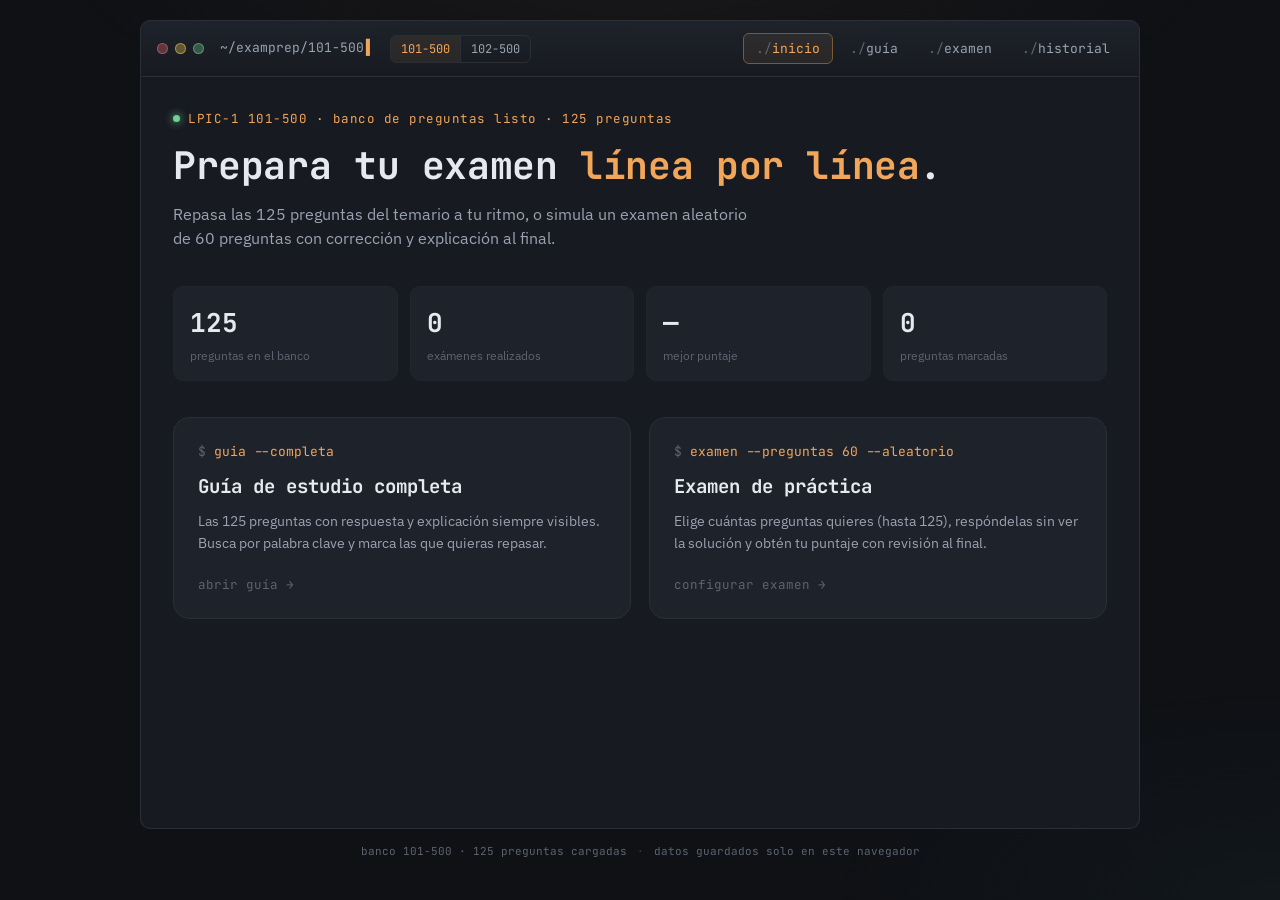
<file: index.html>
<!DOCTYPE html>
<html lang="es">
<head>
<meta charset="UTF-8">
<meta name="viewport" content="width=device-width, initial-scale=1.0">
<title>examprep — LPIC-1 · banco de preguntas</title>
<link rel="preconnect" href="https://fonts.googleapis.com">
<link href="https://fonts.googleapis.com/css2?family=JetBrains+Mono:wght@400;500;600;700&family=IBM+Plex+Sans:wght@400;500;600;700&display=swap" rel="stylesheet">
<link rel="stylesheet" href="styles.css">
</head>
<body>

<div class="crt-glow" aria-hidden="true"></div>

<div class="app-shell">

  <!-- Terminal chrome header -->
  <header class="term-bar">
    <div class="term-dots" aria-hidden="true"><span></span><span></span><span></span></div>
    <div class="term-path"><span id="termPath">~/examprep</span><span class="caret">▌</span></div>
    <div class="exam-switch" role="group" aria-label="Examen">
      <button class="exam-switch-btn" data-exam="101" aria-pressed="false">101-500</button>
      <button class="exam-switch-btn" data-exam="102" aria-pressed="false">102-500</button>
    </div>
    <nav class="term-nav">
      <button class="term-nav-btn" data-view="home" aria-current="page">inicio</button>
      <button class="term-nav-btn" data-view="guia">guía</button>
      <button class="term-nav-btn" data-view="examen-config">examen</button>
      <button class="term-nav-btn" data-view="historial">historial</button>
    </nav>
  </header>

  <main id="viewRoot" class="view-root">
    <!-- Views are rendered here by app.js -->
  </main>

  <footer class="app-footer">
    <span>banco <span id="footerExam">101-500</span> · <span id="footerCount">0</span> preguntas cargadas</span>
    <span class="dot-sep">·</span>
    <span>datos guardados solo en este navegador</span>
  </footer>

</div>

<script src="questions.js"></script>
<script src="questions-102.js"></script>
<script src="app.js"></script>
</body>
</html>
</file>
<file: styles.css>
/* ============================================================
   examprep — identidad visual "terminal de estudio"
   ============================================================ */

:root{
  --bg:            #0f1115;
  --bg-2:          #0b0d10;
  --panel:         #171a20;
  --panel-2:       #1e222a;
  --panel-3:       #262b34;
  --border:        #2a2e37;
  --border-soft:   #21252d;

  --text:          #e6e9ee;
  --text-dim:      #9aa3b2;
  --text-faint:    #5c6472;

  --accent:        #f2a65a;   /* ambar terminal */
  --accent-dim:    #7a5a35;
  --accent-ink:    #1c1408;

  --teal:          #5fb8b0;
  --teal-dim:      #2c4643;

  --success:       #6fcf97;
  --success-bg:    #16241c;
  --danger:        #eb6b6b;
  --danger-bg:     #2a1618;
  --warning:       #f2c94c;

  --mono: 'JetBrains Mono', ui-monospace, SFMono-Regular, Menlo, Consolas, monospace;
  --sans: 'IBM Plex Sans', -apple-system, BlinkMacSystemFont, 'Segoe UI', sans-serif;

  --radius-sm: 6px;
  --radius-md: 10px;
  --radius-lg: 16px;

  color-scheme: dark;
}

*{ box-sizing: border-box; }

html, body{
  height: 100%;
}

body{
  margin: 0;
  background: var(--bg);
  color: var(--text);
  font-family: var(--sans);
  font-size: 16px;
  line-height: 1.55;
  -webkit-font-smoothing: antialiased;
}

@media (prefers-reduced-motion: reduce){
  *, *::before, *::after{
    animation-duration: 0.001ms !important;
    animation-iteration-count: 1 !important;
    transition-duration: 0.001ms !important;
  }
}

/* subtle scanline / vignette glow, purely atmospheric, very low opacity */
.crt-glow{
  position: fixed;
  inset: 0;
  pointer-events: none;
  z-index: 0;
  background:
    radial-gradient(ellipse 80% 50% at 50% -10%, rgba(242,166,90,0.05), transparent 60%),
    radial-gradient(ellipse 60% 40% at 100% 100%, rgba(95,184,176,0.04), transparent 60%);
}

/* ---------- shell ---------- */

.app-shell{
  position: relative;
  z-index: 1;
  max-width: 1040px;
  margin: 0 auto;
  min-height: 100vh;
  display: flex;
  flex-direction: column;
  padding: 20px 20px 40px;
}

/* ---------- terminal chrome bar ---------- */

.term-bar{
  display: flex;
  align-items: center;
  gap: 16px;
  background: linear-gradient(180deg, var(--panel-2), var(--panel));
  border: 1px solid var(--border);
  border-radius: var(--radius-md) var(--radius-md) 0 0;
  padding: 12px 16px;
  flex-wrap: wrap;
}

.term-dots{
  display: flex;
  gap: 7px;
  flex-shrink: 0;
}
.term-dots span{
  width: 11px; height: 11px;
  border-radius: 50%;
  background: var(--panel-3);
  border: 1px solid var(--border);
}
.term-dots span:nth-child(1){ background:#eb6b6b55; border-color:#eb6b6b88; }
.term-dots span:nth-child(2){ background:#f2c94c55; border-color:#f2c94c88; }
.term-dots span:nth-child(3){ background:#6fcf9755; border-color:#6fcf9788; }

.term-path{
  font-family: var(--mono);
  font-size: 13px;
  color: var(--text-dim);
  flex-shrink: 0;
}
.term-path .caret{
  color: var(--accent);
  animation: blink 1.1s steps(1) infinite;
  margin-left: 2px;
}
@keyframes blink{ 50%{ opacity: 0; } }

.exam-switch{
  display: flex;
  border: 1px solid var(--border);
  border-radius: var(--radius-sm);
  overflow: hidden;
  flex-shrink: 0;
}
.exam-switch-btn{
  font-family: var(--mono);
  font-size: 12px;
  background: transparent;
  border: none;
  color: var(--text-dim);
  padding: 5px 10px;
  cursor: pointer;
  transition: color .15s ease, background .15s ease;
}
.exam-switch-btn + .exam-switch-btn{ border-left: 1px solid var(--border); }
.exam-switch-btn:hover{ color: var(--text); background: var(--panel-3); }
.exam-switch-btn[aria-pressed="true"]{
  color: var(--accent);
  background: rgba(242,166,90,0.08);
}

.term-nav{
  margin-left: auto;
  display: flex;
  gap: 4px;
  flex-wrap: wrap;
}

.term-nav-btn{
  font-family: var(--mono);
  font-size: 13px;
  background: transparent;
  border: 1px solid transparent;
  color: var(--text-dim);
  padding: 6px 12px;
  border-radius: var(--radius-sm);
  cursor: pointer;
  transition: color .15s ease, border-color .15s ease, background .15s ease;
}
.term-nav-btn::before{ content: "./"; color: var(--text-faint); }
.term-nav-btn:hover{
  color: var(--text);
  border-color: var(--border);
  background: var(--panel-3);
}
.term-nav-btn[aria-current="page"]{
  color: var(--accent);
  border-color: var(--accent-dim);
  background: rgba(242,166,90,0.08);
}
.term-nav-btn:focus-visible, button:focus-visible, a:focus-visible, input:focus-visible, select:focus-visible{
  outline: 2px solid var(--accent);
  outline-offset: 2px;
}

/* ---------- main view root ---------- */

.view-root{
  flex: 1;
  background: var(--panel);
  border: 1px solid var(--border);
  border-top: none;
  border-radius: 0 0 var(--radius-md) var(--radius-md);
  padding: 32px;
}

@media (max-width: 640px){
  .view-root{ padding: 20px 16px; }
  .app-shell{ padding: 12px 12px 28px; }
}

/* ---------- footer ---------- */

.app-footer{
  font-family: var(--mono);
  font-size: 11px;
  color: var(--text-faint);
  display: flex;
  gap: 10px;
  justify-content: center;
  margin-top: 14px;
  flex-wrap: wrap;
  text-align: center;
}
.dot-sep{ opacity: .5; }

/* ============================================================
   HOME VIEW
   ============================================================ */

.hero{
  margin-bottom: 36px;
}

.hero-eyebrow{
  font-family: var(--mono);
  font-size: 12.5px;
  color: var(--accent);
  letter-spacing: .04em;
  display: flex;
  align-items: center;
  gap: 8px;
  margin-bottom: 14px;
}
.hero-eyebrow::before{
  content: "";
  width: 7px; height: 7px;
  border-radius: 50%;
  background: var(--success);
  box-shadow: 0 0 8px var(--success);
}

.hero h1{
  font-family: var(--mono);
  font-size: clamp(26px, 4vw, 38px);
  font-weight: 700;
  margin: 0 0 12px;
  line-height: 1.25;
  letter-spacing: -0.01em;
}
.hero h1 .accent{ color: var(--accent); }

.hero p{
  color: var(--text-dim);
  max-width: 58ch;
  font-size: 15.5px;
  margin: 0;
}

.stat-row{
  display: grid;
  grid-template-columns: repeat(auto-fit, minmax(120px, 1fr));
  gap: 12px;
  margin: 28px 0 36px;
}
.stat-card{
  background: var(--panel-2);
  border: 1px solid var(--border-soft);
  border-radius: var(--radius-md);
  padding: 16px 16px 14px;
}
.stat-card .num{
  font-family: var(--mono);
  font-size: 26px;
  font-weight: 700;
  color: var(--text);
}
.stat-card .label{
  font-size: 12px;
  color: var(--text-faint);
  margin-top: 4px;
}

.mode-grid{
  display: grid;
  grid-template-columns: repeat(auto-fit, minmax(280px, 1fr));
  gap: 18px;
}

.mode-card{
  position: relative;
  text-align: left;
  background: var(--panel-2);
  border: 1px solid var(--border);
  border-radius: var(--radius-lg);
  padding: 24px;
  cursor: pointer;
  transition: transform .15s ease, border-color .15s ease, background .15s ease;
  color: inherit;
  font: inherit;
  display: flex;
  flex-direction: column;
  gap: 10px;
}
.mode-card:hover{
  transform: translateY(-2px);
  border-color: var(--accent-dim);
  background: var(--panel-3);
}
.mode-card .cmd{
  font-family: var(--mono);
  font-size: 13px;
  color: var(--accent);
}
.mode-card .cmd::before{ content: "$ "; color: var(--text-faint); }
.mode-card h3{
  margin: 0;
  font-size: 19px;
  font-family: var(--mono);
}
.mode-card p{
  margin: 0;
  color: var(--text-dim);
  font-size: 14px;
}
.mode-card .go{
  margin-top: auto;
  padding-top: 10px;
  font-family: var(--mono);
  font-size: 12.5px;
  color: var(--text-faint);
}
.mode-card:hover .go{ color: var(--accent); }

/* ============================================================
   SHARED: toolbar / buttons / badges
   ============================================================ */

.toolbar{
  display: flex;
  align-items: center;
  gap: 10px;
  flex-wrap: wrap;
  margin-bottom: 22px;
}

.btn{
  font-family: var(--mono);
  font-size: 13px;
  border-radius: var(--radius-sm);
  border: 1px solid var(--border);
  background: var(--panel-2);
  color: var(--text);
  padding: 9px 16px;
  cursor: pointer;
  transition: all .15s ease;
}
.btn:hover{ border-color: var(--accent-dim); background: var(--panel-3); }
.btn-primary{
  background: var(--accent);
  color: var(--accent-ink);
  border-color: var(--accent);
  font-weight: 600;
}
.btn-primary:hover{ background: #f6b972; }
.btn-ghost{
  background: transparent;
  border-color: transparent;
  color: var(--text-dim);
}
.btn-ghost:hover{ color: var(--text); background: var(--panel-2); }
.btn:disabled{ opacity: .4; cursor: not-allowed; }

.search-input, .select-input{
  font-family: var(--sans);
  font-size: 14px;
  background: var(--bg-2);
  border: 1px solid var(--border);
  color: var(--text);
  border-radius: var(--radius-sm);
  padding: 9px 12px;
}
.search-input{ flex: 1; min-width: 180px; }
.search-input::placeholder{ color: var(--text-faint); }

.badge{
  font-family: var(--mono);
  font-size: 11px;
  padding: 3px 8px;
  border-radius: 999px;
  border: 1px solid var(--border);
  color: var(--text-dim);
  white-space: nowrap;
}
.badge-success{ color: var(--success); border-color: var(--success-bg); background: var(--success-bg); }
.badge-danger{ color: var(--danger); border-color: var(--danger-bg); background: var(--danger-bg); }
.badge-multi{ color: var(--teal); border-color: var(--teal-dim); background: rgba(95,184,176,0.08); }

.view-heading{
  display: flex;
  align-items: baseline;
  justify-content: space-between;
  gap: 12px;
  flex-wrap: wrap;
  margin-bottom: 6px;
}
.view-heading h2{
  font-family: var(--mono);
  font-size: 22px;
  margin: 0;
}
.view-sub{
  color: var(--text-dim);
  font-size: 14px;
  margin: 0 0 22px;
}

/* ============================================================
   GUIA (study mode) — accordion of questions
   ============================================================ */

.q-list{
  display: flex;
  flex-direction: column;
  gap: 10px;
}

.q-card{
  border: 1px solid var(--border-soft);
  border-radius: var(--radius-md);
  background: var(--panel-2);
  overflow: hidden;
}
.q-card.is-marked{ border-color: var(--accent-dim); }

.q-card-head{
  width: 100%;
  display: flex;
  align-items: flex-start;
  gap: 14px;
  padding: 16px 18px;
  background: none;
  border: none;
  color: inherit;
  text-align: left;
  cursor: pointer;
  font: inherit;
}
.q-num{
  font-family: var(--mono);
  font-size: 12.5px;
  color: var(--text-faint);
  padding-top: 2px;
  flex-shrink: 0;
  width: 42px;
}
.q-card-head .q-text{
  flex: 1;
  font-size: 15px;
}
.q-card-head .chev{
  font-family: var(--mono);
  color: var(--text-faint);
  flex-shrink: 0;
  transition: transform .15s ease;
}
.q-card.is-open .chev{ transform: rotate(90deg); color: var(--accent); }

.q-card-body{
  display: none;
  padding: 0 18px 20px 74px;
}
.q-card.is-open .q-card-body{ display: block; }

.opt-list{
  list-style: none;
  margin: 0 0 16px;
  padding: 0;
  display: flex;
  flex-direction: column;
  gap: 7px;
}
.opt-item{
  font-size: 14.5px;
  padding: 9px 12px;
  border-radius: var(--radius-sm);
  border: 1px solid var(--border-soft);
  background: var(--panel);
  display: flex;
  gap: 10px;
}
.opt-item .opt-letter{
  font-family: var(--mono);
  color: var(--text-faint);
  flex-shrink: 0;
}
.opt-item.is-correct{
  border-color: var(--success-bg);
  background: var(--success-bg);
}
.opt-item.is-correct .opt-letter{ color: var(--success); }

.fill-answer{
  font-family: var(--mono);
  background: var(--success-bg);
  color: var(--success);
  border: 1px solid var(--success-bg);
  border-radius: var(--radius-sm);
  padding: 10px 14px;
  margin-bottom: 16px;
  display: inline-block;
}

.pre-line{ white-space: pre-line; }

.explain{
  white-space: pre-line;
  font-size: 14px;
  color: var(--text-dim);
  border-top: 1px dashed var(--border-soft);
  padding-top: 14px;
}
.explain-label{
  font-family: var(--mono);
  font-size: 11.5px;
  color: var(--teal);
  text-transform: uppercase;
  letter-spacing: .05em;
  display: block;
  margin-bottom: 8px;
}

.mark-btn{
  flex-shrink: 0;
  background: none;
  border: 1px solid var(--border-soft);
  color: var(--text-faint);
  border-radius: var(--radius-sm);
  font-size: 16px;
  width: 30px; height: 30px;
  cursor: pointer;
  line-height: 1;
}
.mark-btn.is-active{ color: var(--accent); border-color: var(--accent-dim); background: rgba(242,166,90,0.08); }

.empty-state{
  text-align: center;
  padding: 60px 20px;
  color: var(--text-faint);
  font-family: var(--mono);
  font-size: 14px;
}

/* ============================================================
   EXAMEN CONFIG
   ============================================================ */

.config-panel{
  max-width: 560px;
}
.config-field{
  margin-bottom: 22px;
}
.config-field label{
  display: block;
  font-family: var(--mono);
  font-size: 12.5px;
  color: var(--text-dim);
  margin-bottom: 8px;
}
.range-row{
  display: flex;
  align-items: center;
  gap: 14px;
}
.range-row input[type="range"]{
  flex: 1;
  accent-color: var(--accent);
}
.range-value{
  font-family: var(--mono);
  color: var(--accent);
  font-size: 15px;
  min-width: 48px;
  text-align: right;
}
.chip-row{
  display: flex;
  gap: 8px;
  flex-wrap: wrap;
}
.chip{
  font-family: var(--mono);
  font-size: 13px;
  padding: 8px 14px;
  border-radius: 999px;
  border: 1px solid var(--border);
  background: var(--panel-2);
  color: var(--text-dim);
  cursor: pointer;
}
.chip.is-active{
  border-color: var(--accent);
  color: var(--accent);
  background: rgba(242,166,90,0.08);
}

/* ============================================================
   EXAM RUNNING VIEW
   ============================================================ */

.exam-progress-bar{
  font-family: var(--mono);
  font-size: 12px;
  color: var(--text-faint);
  display: flex;
  align-items: center;
  gap: 12px;
  margin-bottom: 26px;
}
.exam-progress-track{
  flex: 1;
  height: 6px;
  background: var(--panel-3);
  border-radius: 999px;
  overflow: hidden;
}
.exam-progress-fill{
  height: 100%;
  background: var(--accent);
  transition: width .2s ease;
}

.exam-question{
  margin-bottom: 26px;
}
.exam-question .q-tag{
  font-family: var(--mono);
  font-size: 12px;
  color: var(--teal);
  margin-bottom: 10px;
  display: block;
}
.exam-question h3{
  white-space: pre-line;
  font-size: 18px;
  font-weight: 600;
  margin: 0;
  line-height: 1.5;
}

.exam-options{
  list-style: none;
  padding: 0;
  margin: 0 0 24px;
  display: flex;
  flex-direction: column;
  gap: 9px;
}
.exam-opt{
  display: flex;
  gap: 12px;
  align-items: flex-start;
  padding: 13px 14px;
  border-radius: var(--radius-md);
  border: 1px solid var(--border);
  background: var(--panel-2);
  cursor: pointer;
  transition: border-color .12s ease, background .12s ease;
}
.exam-opt:hover{ border-color: var(--accent-dim); }
.exam-opt input{ margin-top: 3px; accent-color: var(--accent); flex-shrink: 0; }
.exam-opt .opt-letter{ font-family: var(--mono); color: var(--text-faint); flex-shrink: 0; }
.exam-opt.is-selected{ border-color: var(--accent); background: rgba(242,166,90,0.07); }

.fill-input-row input[type="text"]{
  width: 100%;
  font-family: var(--mono);
  font-size: 15px;
  background: var(--bg-2);
  border: 1px solid var(--border);
  color: var(--text);
  border-radius: var(--radius-md);
  padding: 13px 14px;
}

.exam-nav{
  display: flex;
  justify-content: space-between;
  align-items: center;
  gap: 10px;
  border-top: 1px solid var(--border-soft);
  padding-top: 20px;
}
.exam-nav-right{ display: flex; gap: 8px; }

/* ============================================================
   RESULTS VIEW
   ============================================================ */

.results-hero{
  text-align: center;
  padding: 20px 0 34px;
  border-bottom: 1px solid var(--border-soft);
  margin-bottom: 26px;
}
.results-score{
  font-family: var(--mono);
  font-size: 56px;
  font-weight: 700;
  color: var(--accent);
  line-height: 1;
}
.results-score.is-pass{ color: var(--success); }
.results-score.is-fail{ color: var(--danger); }
.results-score small{
  font-size: 20px;
  color: var(--text-faint);
  font-weight: 400;
}
.results-verdict{
  font-family: var(--mono);
  font-size: 14px;
  color: var(--text-dim);
  margin-top: 10px;
}

.results-breakdown{
  display: flex;
  flex-direction: column;
  gap: 10px;
  margin-bottom: 24px;
}

.result-row{
  border: 1px solid var(--border-soft);
  border-radius: var(--radius-md);
  background: var(--panel-2);
  padding: 14px 16px;
}
.result-row.is-wrong{ border-left: 3px solid var(--danger); }
.result-row.is-right{ border-left: 3px solid var(--success); }
.result-row-head{
  display: flex;
  gap: 10px;
  align-items: flex-start;
  font-size: 14.5px;
}
.result-row .yr-answer{ color: var(--danger); font-size: 13.5px; margin-top: 8px; }
.result-row .correct-answer{ color: var(--success); font-size: 13.5px; margin-top: 4px; }
.result-row .explain{ margin-top: 12px; }

/* ============================================================
   HISTORIAL
   ============================================================ */

.history-list{
  display: flex;
  flex-direction: column;
  gap: 10px;
}
.history-row{
  display: flex;
  align-items: center;
  gap: 16px;
  padding: 14px 16px;
  border: 1px solid var(--border-soft);
  border-radius: var(--radius-md);
  background: var(--panel-2);
  font-size: 14px;
  flex-wrap: wrap;
}
.history-row .h-score{
  font-family: var(--mono);
  font-weight: 700;
  font-size: 16px;
  min-width: 60px;
}
.history-row .h-score.is-pass{ color: var(--success); }
.history-row .h-score.is-fail{ color: var(--danger); }
.history-row .h-meta{ color: var(--text-faint); font-size: 12.5px; }
.history-row .h-date{ margin-left: auto; color: var(--text-faint); font-family: var(--mono); font-size: 12px; }

/* ---------- misc ---------- */

.pill-count{
  font-family: var(--mono);
  font-size: 12px;
  color: var(--text-faint);
}

kbd, code{
  font-family: var(--mono);
  background: var(--bg-2);
  border: 1px solid var(--border);
  border-radius: 4px;
  padding: 1px 6px;
  font-size: 0.9em;
}
</file>
